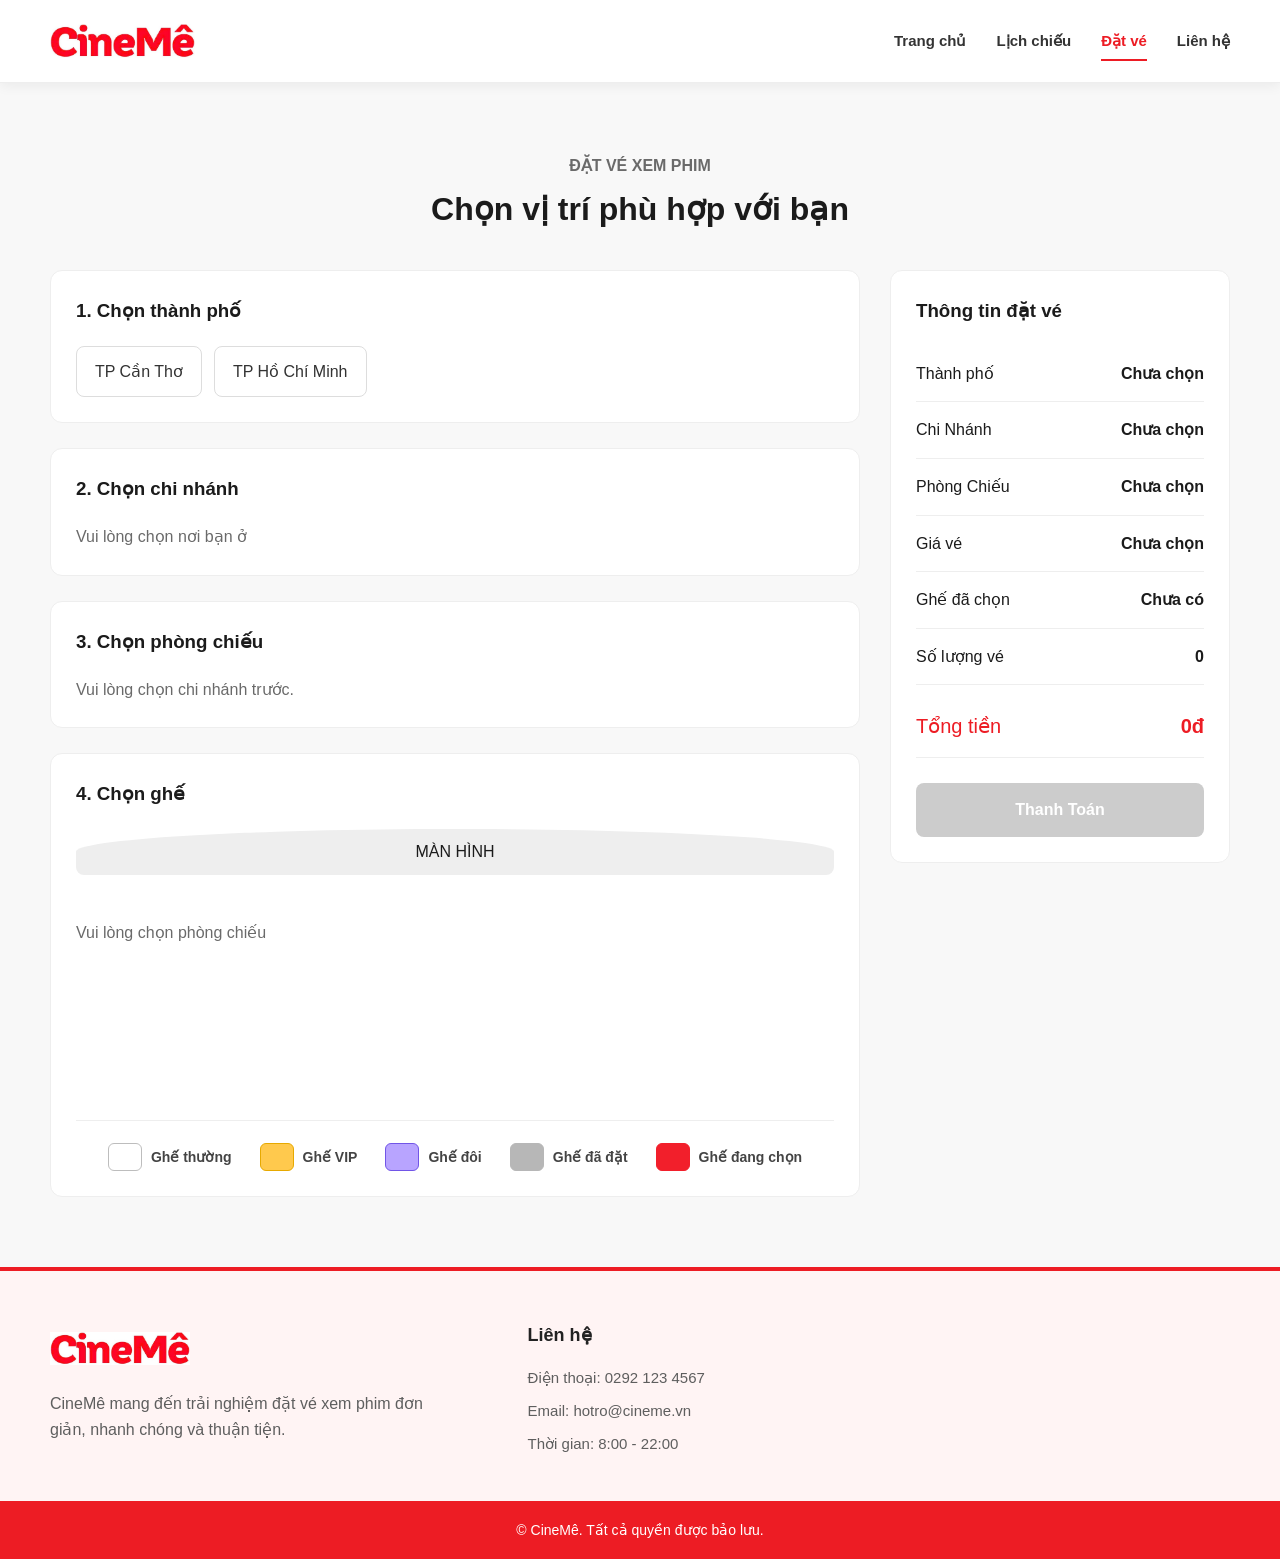
<file: cinemee/index.html>
<!doctype html>
<html lang="vi">
  <head>
    <meta charset="UTF-8" />

    <meta name="viewport" content="width=device-width, initial-scale=1.0" />

    <title>CineMê - Đặt vé xem phim</title>

    <link rel="stylesheet" href="css/styles(3).css" />

    <script src="js/script.js" defer></script>
  </head>

  <body>
    <!-- ==================== HEADER ==================== -->

    <header class="dauTrang">
      <div class="khungTrang noiDungDauTrang">
        <!-- Logo -->
        <a class="thuongHieu" href="index.html">
          <img
            class="anhBieuTuong"
            src="img/logoCineMe.jpg"
            alt="Logo CineMê"
          />
        </a>

        <!-- Thanh điều hướng -->
        <nav class="thanhDieuHuong">
          <ul class="danhSachDieuHuong">
            <li>
              <a class="lienKetDieuHuong" href="Home.html"> Trang chủ </a>
            </li>

            <li>
              <a class="lienKetDieuHuong" href="lich-chieu.html">
                Lịch chiếu
              </a>
            </li>

            <li>
              <a class="lienKetDieuHuong dangHoatDong" href="#khuVucDatGhe">
                Đặt vé
              </a>
            </li>

            <li>
              <a class="lienKetDieuHuong" href="#chanTrang"> Liên hệ </a>
            </li>
          </ul>
        </nav>

        <!-- Nút đặt vé -->
      </div>
    </header>

    <main class="noiDungChinh">
      <section
        class="khuVucDatGhe"
        id="khuVucDatGhe"
        aria-labelledby="tieuDeDatGhe"
      >
        <div class="khungTrang">
          <div class="tieuDeKhuVuc">
            <p class="nhanKhuVuc">Đặt vé xem phim</p>
            <h2>Chọn vị trí phù hợp với bạn</h2>
          </div>

          <div class="boCucDatVe">
            <!-- Phần chọn ghế -->
            <div class="cotChonGhe">
              <div class="khoiLuaChon">
                <h3>1. Chọn thành phố</h3>
                <div class="danhSachThanhPho" id="danhSachThanhPho"></div>
              </div>
              <div class="khoiLuaChon">
                <h3>2. Chọn chi nhánh</h3>
                <div class="danhSachChiNhanh" id="danhSachChiNhanh">
                  <p class="thongBao">Vui lòng chọn nơi bạn ở</p>
                  <!-- js -->
                </div>
              </div>
              <div class="khoiLuaChon">
                <h3>3. Chọn phòng chiếu</h3>
                <div class="danhSachPhongChieu" id="danhSachPhongChieu">
                  <p class="thongBao">Vui lòng chọn chi nhánh trước.</p>
                </div>
              </div>
              <!-- sơ đồ ghế -->
              <div class="khoiSoDoGhe">
                <h3>4. Chọn ghế</h3>

                <div class="manHinhChieu">Màn Hình</div>

                <div class="soDoGhe" id="soDoGhe">
                  <p class="thongBao">Vui lòng chọn phòng chiếu</p>
                </div>
                <div class="chu-thich-ghe">
                  <div class="muc-chu-thich">
                    <span class="mau-ghe ghe-thuong"></span>
                    <span>Ghế thường</span>
                  </div>

                  <div class="muc-chu-thich">
                    <span class="mau-ghe ghe-vip"></span>
                    <span>Ghế VIP</span>
                  </div>

                  <div class="muc-chu-thich">
                    <span class="mau-ghe ghe-doi"></span>
                    <span>Ghế đôi</span>
                  </div>

                  <div class="muc-chu-thich">
                    <span class="mau-ghe ghe-da-dat"></span>
                    <span>Ghế đã đặt</span>
                  </div>

                  <div class="muc-chu-thich">
                    <span class="mau-ghe ghe-dang-chon"></span>
                    <span>Ghế đang chọn</span>
                  </div>
                </div>
              </div>
            </div>
            <!-- Phần bên phải -->
            <aside class="cotThanhToan">
              <div class="hopThanhToan">
                <h3>Thông tin đặt vé</h3>
                <div class="dongThongTin">
                  <span>Thành phố</span>
                  <strong id="tenThanhPhoDaChon">Chưa chọn</strong>
                </div>
                <div class="dongThongTin">
                  <span>Chi Nhánh</span>
                  <strong id="tenChiNhanhDaChon">Chưa chọn</strong>
                </div>
                <div class="dongThongTin">
                  <span>Phòng Chiếu</span>
                  <strong id="tenPhongDaChon">Chưa chọn</strong>
                </div>
                <div class="dongThongTin">
                  <span>Giá vé</span>
                  <strong id="giaVeDaChon">Chưa chọn</strong>
                </div>
                <div class="dongThongTin">
                  <span>Ghế đã chọn</span>
                  <strong id="danhSachGheDaChon">Chưa có</strong>
                </div>
                <div class="dongThongTin">
                  <span>Số lượng vé</span>
                  <strong id="soLuongVe">0</strong>
                </div>
                <div class="dongTongTien">
                  <span>Tổng tiền</span>
                  <strong id="tongTien">0đ</strong>
                </div>

                <button
                  class="nutThanhToan"
                  id="nutThanhToan"
                  type="button"
                  disabled
                >
                  Thanh Toán
                </button>
              </div>
            </aside>
          </div>
        </div>
      </section>
    </main>

    <!-- ==================== FOOTER ==================== -->

    <footer class="chanTrang" id="chanTrang">
      <div class="khungTrang luoiChanTrang">
        <div class="cotChanTrang">
          <img
            class="anhBieuTuongChanTrang"
            src="img/logoCineMe.jpg"
            alt="Logo CineMê"
          />

          <p>
            CineMê mang đến trải nghiệm đặt vé xem phim đơn giản, nhanh chóng và
            thuận tiện.
          </p>
        </div>

        <div class="cotChanTrang">
          <h3>Liên hệ</h3>

          <ul class="danhSachChanTrang">
            <li>Điện thoại: 0292 123 4567</li>
            <li>Email: hotro@cineme.vn</li>
            <li>Thời gian: 8:00 - 22:00</li>
          </ul>
        </div>
      </div>

      <div class="banQuyen">
        <p>
          &copy;
          <span id="namHienTai"></span>
          CineMê. Tất cả quyền được bảo lưu.
        </p>
      </div>
    </footer>
  </body>
</html>
</file>
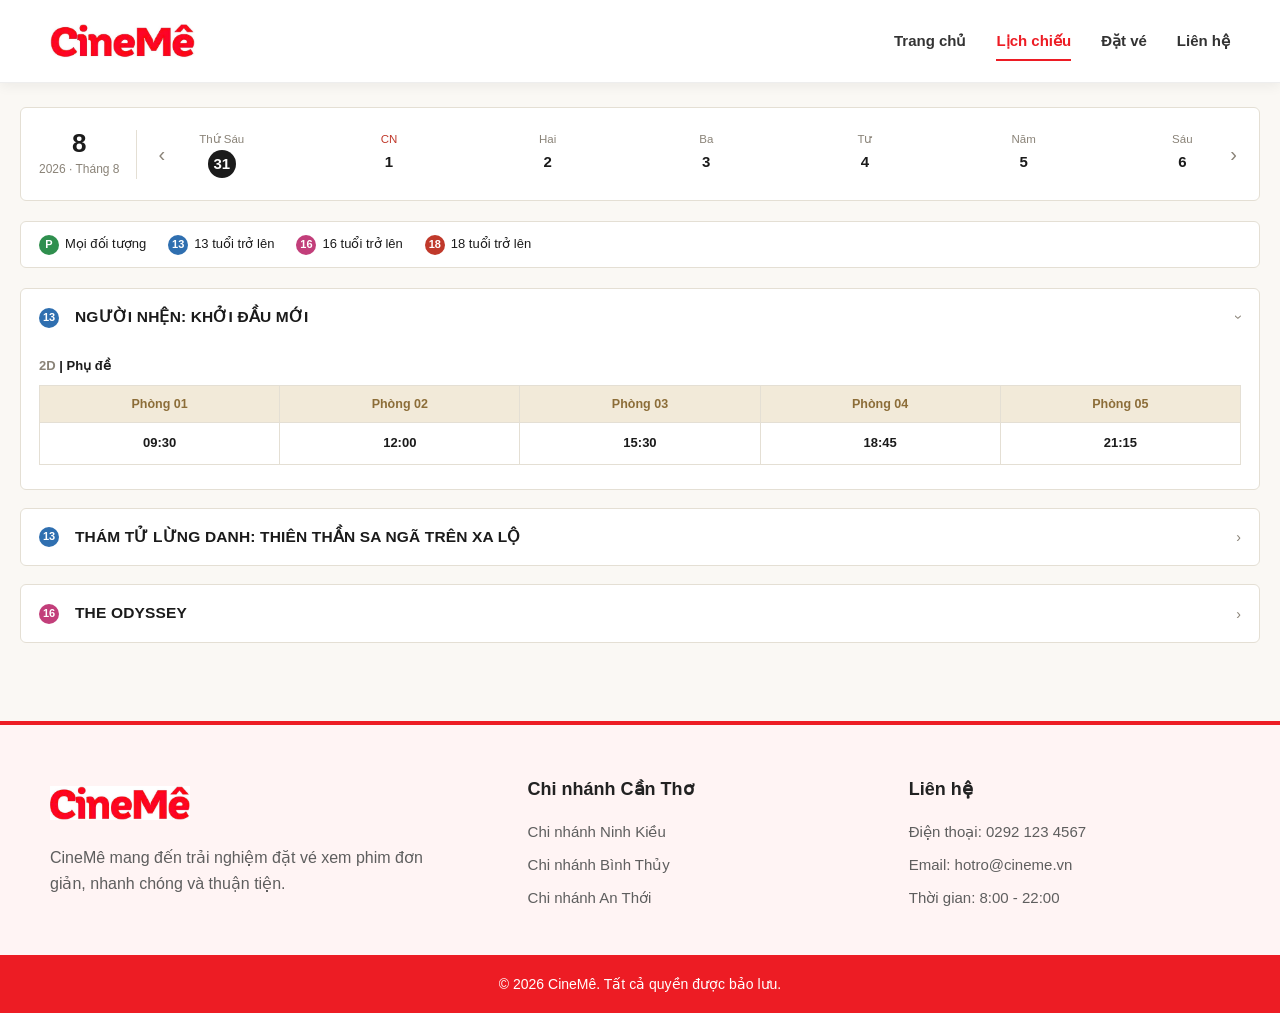
<file: cinemee/lich-chieu.html>
<!doctype html>
<html lang="vi">
  <head>
    <meta charset="UTF-8" />
    <meta name="viewport" content="width=device-width, initial-scale=1.0" />
    <title>Lịch chiếu phim | CineMê</title>
    <link rel="stylesheet" href="css/styles(3).css" />
    <script src="js/lichChieu.js" defer></script>
    <!-- <link rel="stylesheet" href="css/lich-chieu.css" /> -->
  </head>
  <body class="trangLichChieu">
    <!-- ==================== HEADER ==================== -->
    <header class="dauTrang">
      <div class="khungTrang noiDungDauTrang">
        <a class="thuongHieu" href="index.html">
          <img
            class="anhBieuTuong"
            src="img/logoCineMe.jpg"
            alt="Logo CineMê"
          />
        </a>

        <nav class="thanhDieuHuong" aria-label="Điều hướng chính">
          <ul class="danhSachDieuHuong">
            <li><a class="lienKetDieuHuong" href="Home.html">Trang chủ</a></li>

            <li>
              <a
                class="lienKetDieuHuong dangHoatDong"
                href="lich-chieu.html"
                aria-current="page"
                >Lịch chiếu
              </a>
            </li>
            <li>
              <a class="lienKetDieuHuong" href="index.html#khuVucDatGhe"
                >Đặt vé</a
              >
            </li>

            <li><a class="lienKetDieuHuong" href="#chanTrang">Liên hệ</a></li>
          </ul>
        </nav>
      </div>
    </header>

    <div class="content">
      <div class="main">
        <!-- Date strip -->
        <div class="date-strip">
          <div class="month-box">
            <div class="num">8</div>
            <div class="ym">2026 · Tháng 8</div>
          </div>
          <button class="date-nav">‹</button>
          <div class="date-scroll" id="dateScroll">
            <div class="date-item today" data-ngay="2026-07-31">
              <div class="dow">Thứ Sáu</div>
              <div class="dnum">31</div>
            </div>
            <div class="date-item sun" data-ngay="2026-08-01">
              <div class="dow">CN</div>
              <div class="dnum">1</div>
            </div>
            <div class="date-item" data-ngay="2026-08-02">
              <div class="dow">Hai</div>
              <div class="dnum">2</div>
            </div>
            <div class="date-item" data-ngay="2026-08-03">
              <div class="dow">Ba</div>
              <div class="dnum">3</div>
            </div>
            <div class="date-item" data-ngay="2026-08-04">
              <div class="dow">Tư</div>
              <div class="dnum">4</div>
            </div>
            <div class="date-item" data-ngay="2026-08-05">
              <div class="dow">Năm</div>
              <div class="dnum">5</div>
            </div>
            <div class="date-item" data-ngay="2026-08-06">
              <div class="dow">Sáu</div>
              <div class="dnum">6</div>
            </div>
          </div>
          <button class="date-nav">›</button>
        </div>

        <!-- Legend -->
        <div class="legend">
          <div><span class="badge b-p">P</span>Mọi đối tượng</div>
          <div><span class="badge b-13">13</span>13 tuổi trở lên</div>
          <div><span class="badge b-16">16</span>16 tuổi trở lên</div>
          <div><span class="badge b-18">18</span>18 tuổi trở lên</div>
        </div>

        <div id="danhSachPhim"></div>
      </div>
    </div>
    <!-- /.content -->

    <!-- ==================== FOOTER ==================== -->
    <footer class="chanTrang" id="chanTrang">
      <div class="khungTrang luoiChanTrang">
        <div class="cotChanTrang">
          <img
            class="anhBieuTuongChanTrang"
            src="anhBieuTuong.jpg"
            alt="Logo CineMê"
          />
          <p>
            CineMê mang đến trải nghiệm đặt vé xem phim đơn giản, nhanh chóng và
            thuận tiện.
          </p>
        </div>

        <div class="cotChanTrang">
          <h3>Chi nhánh Cần Thơ</h3>
          <ul class="danhSachChanTrang">
            <li>Chi nhánh Ninh Kiều</li>
            <li>Chi nhánh Bình Thủy</li>
            <li>Chi nhánh An Thới</li>
          </ul>
        </div>

        <div class="cotChanTrang">
          <h3>Liên hệ</h3>
          <ul class="danhSachChanTrang">
            <li>Điện thoại: 0292 123 4567</li>
            <li>Email: hotro@cineme.vn</li>
            <li>Thời gian: 8:00 - 22:00</li>
          </ul>
        </div>
      </div>

      <div class="banQuyen">
        <p>
          &copy; <span id="namHienTai"></span> CineMê. Tất cả quyền được bảo
          lưu.
        </p>
      </div>
    </footer>
  </body>
</html>
</file>
<file: cinemee/css/styles(3).css>
:root {
    --ink: #1b1b1b;
    --paper: #faf8f4;
    --gold: #b08d4f;
    --gold-dark: #8c6d38;
    --line: #e4dfd4;
    --muted: #8a8378;
    --p: #2f8f4e;
    --c13: #2f6fb0;
    --c16: #c23e7a;
    --c18: #c0392b;
    --panel: #ffffff;
    --cineme-red: #ed1c24;
    --cineme-red-hover: #c91018;
}

/* ==================== THIẾT LẬP CHUNG ==================== */

* {
    box-sizing: border-box;
    margin: 0;
    padding: 0;
}

html {
    scroll-behavior: smooth;
}

body {
    background-color: var(--paper);
    color: var(--ink);

    font-family:
        "Segoe UI",
        "Noto Sans",
        Roboto,
        "Helvetica Neue",
        Arial,
        sans-serif;

    line-height: 1.6;
}

button,
a {
    font: inherit;
}

a {
    color: inherit;
    text-decoration: none;
}

ul {
    list-style: none;
}

.khungTrang {
    width: min(1180px, calc(100% - 40px));
    margin: 0 auto;
}


/* ==================================================
   TRANG CHỦ (được gộp từ Home.css)
================================================== */

/* ================= HERO SLIDER (poster tự động chuyển như CGV / Lotte) ================= */
.heroSlider {
    position: relative;
    width: min(1180px, calc(100% - 40px));
    margin: 24px auto 0;
    aspect-ratio: 21 / 8;
    overflow: hidden;
    border-radius: 12px;
    background-color: #000;
    box-shadow: 0 8px 24px rgba(0,0,0,.15);
}

.heroSlider__track {
    display: flex;
    width: 100%;
    height: 100%;
    transition: transform 0.6s ease-in-out;
}

.heroSlide {
    position: relative;
    flex: 0 0 100%;
    width: 100%;
    height: 100%;
}

.heroSlide__img {
    width: 100%;
    height: 100%;
    display: block;
    object-fit: cover;
    object-position: center 20%;
}

.heroSlide__caption {
    position: absolute;
    left: 0;
    right: 0;
    bottom: 0;
    padding: 40px 50px 30px;
    background: linear-gradient(to top, rgba(0,0,0,.85), rgba(0,0,0,0));
    display: flex;
    align-items: center;
    justify-content: space-between;
    gap: 20px;
    flex-wrap: wrap;
}

.heroSlide__caption h3 {
    margin: 0;
    color: #fff;
    font-size: 26px;
    font-weight: 800;
    text-transform: uppercase;
    letter-spacing: .01em;
    max-width: 75%;
}

/* Mũi tên điều hướng trái / phải */
.heroSlider__arrow {
    position: absolute;
    top: 50%;
    transform: translateY(-50%);
    width: 44px;
    height: 44px;
    border: 0;
    border-radius: 50%;
    background: rgba(0,0,0,.45);
    color: #fff;
    font-size: 18px;
    cursor: pointer;
    display: flex;
    align-items: center;
    justify-content: center;
    z-index: 6;
    transition: background-color .25s ease, transform .25s ease;
}
.heroSlider__arrow:hover {
    background: var(--cineme-red);
    transform: translateY(-50%) scale(1.08);
}
.heroSlider__arrow--prev { left: 16px; }
.heroSlider__arrow--next { right: 16px; }

/* Chấm điều hướng (dots) */
.heroSlider__dots {
    position: absolute;
    left: 0;
    right: 0;
    bottom: 12px;
    display: flex;
    justify-content: center;
    gap: 8px;
    z-index: 6;
}

.heroSlider__dot {
    width: 10px;
    height: 10px;
    border-radius: 50%;
    border: 0;
    background: rgba(255,255,255,.5);
    cursor: pointer;
    padding: 0;
    transition: background-color .25s ease, transform .25s ease, width .25s ease;
}
.heroSlider__dot.is-active {
    background: var(--cineme-red);
    width: 24px;
    border-radius: 6px;
}

@media (max-width: 850px) {
    .heroSlider { aspect-ratio: 16 / 12; border-radius: 8px; }
    .heroSlide__caption { padding: 24px 20px 20px; }
    .heroSlide__caption h3 { font-size: 18px; max-width: 100%; }
    .heroSlider__arrow { width: 36px; height: 36px; font-size: 14px; }
}

/* ================= MAIN CONTENT ================= */
.container {
    width: min(1180px, calc(100% - 40px));
    margin: 40px auto 60px;
}

.movie-section {
    margin-bottom: 50px;
}

.section-header {
    margin-bottom: 24px;
}

.section-title {
    font-size: 22px;
    font-weight: 800;
    color: var(--ink);
    text-transform: uppercase;
    letter-spacing: 0.02em;
    border-left: 5px solid var(--cineme-red);
    padding-left: 14px;
    line-height: 1.2;
}

/* MOVIE GRID - Đã áp dụng width: fit-content để fix lỗi lệch */
.movie-grid {
    display: flex;
    flex-wrap: nowrap;
    gap: 24px;
    overflow-x: auto;
    padding-bottom: 20px;
    scroll-behavior: smooth;
    align-items: stretch;

    width: fit-content;
    max-width: 100%;
    margin: 0 auto;
}

.movie-grid::-webkit-scrollbar {
    height: 6px;
}
.movie-grid::-webkit-scrollbar-track {
    background: var(--line);
    border-radius: 4px;
}
.movie-grid::-webkit-scrollbar-thumb {
    background: var(--muted);
    border-radius: 4px;
}
.movie-grid::-webkit-scrollbar-thumb:hover {
    background: var(--cineme-red);
}

/* MOVIE CARD */
.movie-card {
    flex: 0 0 250px;
    background: var(--panel);
    border: 1px solid var(--line);
    border-radius: 8px;
    overflow: hidden;
    display: flex;
    flex-direction: column;
    justify-content: space-between;
}

.poster-wrapper {
    position: relative;
    width: 100%;
    height: 360px;
    background-color: #000;
    overflow: hidden;
}

.movie-poster {
    width: 100%;
    height: 100%;
    display: block;
    object-fit: cover;
    object-position: center;
    transition: transform 0.4s ease;
}

/* AGE BADGES */
.age-badge {
    position: absolute;
    top: 12px;
    left: 12px;
    width: 30px;
    height: 30px;
    border-radius: 50%;
    display: inline-flex;
    align-items: center;
    justify-content: center;
    color: #fff;
    font-weight: 800;
    font-size: 12px;
    z-index: 5;
    box-shadow: 0 2px 6px rgba(0,0,0,0.3);
}

.badge-t18 { background-color: var(--c18); }
.badge-t16 { background-color: var(--c16); }
.badge-t13 { background-color: var(--c13); }
.badge-p { background-color: var(--p); }

.poster-overlay {
    position: absolute;
    top: 0;
    left: 0;
    width: 100%;
    height: 100%;
    background-color: rgba(27, 27, 27, 0.75);
    display: flex;
    justify-content: center;
    align-items: center;
    opacity: 0;
    transition: opacity 0.3s;
    z-index: 2;
}

.movie-card:hover .poster-overlay {
    opacity: 1;
}

.movie-card:hover .movie-poster {
    transform: scale(1.08);
}

/* BUTTONS */
.btn-book, .btn-trailer {
    min-width: 132px;
    padding: 12px 20px;
    color: #fff;
    border: 0;
    border-radius: 8px;
    font-weight: 700;
    cursor: pointer;
    transition: background-color .25s ease, transform .25s ease, box-shadow .25s ease;
    font-family: inherit;
    font-size: 14px;
}

.btn-book {
    background: var(--cineme-red);
}
.btn-book:hover {
    background: var(--cineme-red-hover);
    box-shadow: 0 5px 15px rgba(237,28,36,.3);
    transform: translateY(-2px);
}

.btn-trailer {
    background: var(--c13);
}
.btn-trailer:hover {
    background: #1c5285;
    box-shadow: 0 5px 15px rgba(47,111,176,.3);
    transform: translateY(-2px);
}

.movie-name {
    margin: 0;
    padding: 16px 12px;
    font-size: 14px;
    font-weight: 800;
    color: var(--ink);
    text-align: center;
    text-transform: uppercase;
    letter-spacing: 0.01em;
    display: flex;
    align-items: center;
    justify-content: center;
    flex: 1;
    min-height: 68px;
}

/* ==================== HEADER ==================== */

.dauTrang {
    position: sticky;
    top: 0;
    z-index: 1000;

    background-color: #ffffff;
    border-bottom: 1px solid #eeeeee;
    box-shadow: 0 3px 12px rgba(0, 0, 0, 0.06);
}

.noiDungDauTrang {
    display: flex;
    align-items: center;
    justify-content: space-between;
    min-height: 82px;
    gap: 30px;
}

.thuongHieu {
    display: flex;
    align-items: center;
    flex-shrink: 0;
}

.anhBieuTuong {
    display: block;
    width: 145px;
    height: 58px;
    object-fit: contain;
}

.danhSachDieuHuong {
    display: flex;
    align-items: center;
    gap: 30px;
}

.lienKetDieuHuong {
    position: relative;
    display: block;
    padding: 28px 0;

    color: #333333;
    font-size: 15px;
    font-weight: 600;

    transition:
        color 0.25s ease,
        transform 0.25s ease;
}

.lienKetDieuHuong:hover {
    color: #ed1c24;
    transform: translateY(-2px);
}

.lienKetDieuHuong::after {
    content: "";

    position: absolute;
    right: 0;
    bottom: 20px;
    left: 0;

    width: 0;
    height: 2px;
    margin: auto;

    background-color: #ed1c24;

    transition: width 0.25s ease;
}

.lienKetDieuHuong:hover::after {
    width: 100%;
}

/* ==================== NỘI DUNG CHÍNH ==================== */

.noiDungChinh {
    min-height: 700px;
}

.khuVucGioiThieu {
    display: flex;
    align-items: center;
    min-height: 350px;

    background:
        linear-gradient(
            90deg,
            rgba(255, 239, 239, 0.95),
            rgba(255, 255, 255, 0.95)
        );
}

.khuVucGioiThieu h1 {
    max-width: 720px;
    margin-bottom: 15px;

    color: #232323;
    font-size: clamp(32px, 5vw, 54px);
    line-height: 1.15;
}

.khuVucGioiThieu p {
    max-width: 650px;
    color: #656565;
    font-size: 17px;
}

.khuVucGioiThieu .nhanGioiThieu {
    margin-bottom: 10px;
    color: #ed1c24;
    font-size: 15px;
    font-weight: 700;
    text-transform: uppercase;
}

.khuVucDatGhe {
    min-height: 500px;
    padding: 80px 0;

    background-color: #fafafa;
    text-align: center;
}

.khuVucDatGhe h2 {
    margin-bottom: 12px;
    font-size: 32px;
}

.khuVucDatGhe p {
    color: #6a6a6a;
}
/* ==============================
   CHÚ THÍCH CÁC LOẠI GHẾ
============================== */

.chu-thich-ghe {
    margin-top: 30px;
    padding-top: 22px;

    display: flex;
    align-items: center;
    justify-content: center;
    flex-wrap: wrap;
    gap: 18px 28px;

    border-top: 1px solid #eeeeee;
}

.muc-chu-thich {
    display: flex;
    align-items: center;
    gap: 9px;

    color: #444444;
    font-size: 14px;
    font-weight: 600;
}

.mau-ghe {
    width: 34px;
    height: 28px;

    display: inline-block;

    border-radius: 6px;
    border: 1px solid #bbbbbb;
}

/* Ghế thường */
.mau-ghe.ghe-thuong {
    background-color: #ffffff;
    border-color: #bdbdbd;
}

/* Ghế VIP */
.mau-ghe.ghe-vip {
    background-color: #ffc94d;
    border-color: #e7a900;
}

/* Ghế đôi */
.mau-ghe.ghe-doi {
    background-color: #b8a4ff;
    border-color: #7155e7;
}

/* Ghế đã đặt */
.mau-ghe.ghe-da-dat {
    background-color: #b7b7b7;
    border-color: #b7b7b7;
}

/* Ghế đang được chọn */
.mau-ghe.ghe-dang-chon {
    background-color: #f21f2b;
    border-color: #f21f2b;
}

/* ==================== FOOTER ==================== */

.chanTrang {
    background-color: #fff4f4;
    border-top: 4px solid #ed1c24;
}

.luoiChanTrang {
    display: grid;
    grid-template-columns: 1.3fr 1fr 1fr;
    gap: 60px;
    padding-top: 50px;
    padding-bottom: 45px;
}

.anhBieuTuongChanTrang {
    display: block;
    width: 140px;
    height: 55px;
    margin-bottom: 15px;
    object-fit: contain;
}

.cotChanTrang h3 {
    margin-bottom: 16px;
    color: #222222;
    font-size: 18px;
}

.cotChanTrang p {
    max-width: 390px;
    color: #5e5e5e;
}

.danhSachChanTrang {
    display: flex;
    flex-direction: column;
    gap: 9px;

    color: #5e5e5e;
    font-size: 15px;
}

.banQuyen {
    padding: 18px 20px;

    background-color: #ed1c24;
    color: #ffffff;

    text-align: center;
    font-size: 14px;
}


/* ==================== RESPONSIVE ==================== */
@media (max-width: 850px) {
    .noiDungDauTrang {
        flex-wrap: nowrap;
        justify-content: space-between;
        min-height: 76px;
        padding: 0;
        gap: 18px;
    }

    .thanhDieuHuong {
        order: initial;
        width: auto;
        overflow: visible;
    }

    .danhSachDieuHuong {
        justify-content: center;
        min-width: 0;
        gap: 18px;
    }

    .lienKetDieuHuong {
        padding: 25px 0;
        font-size: 14px;
    }

    .lienKetDieuHuong::after {
        bottom: 17px;
    }

    .anhBieuTuong {
        width: 135px;
    }

    .nutDatVeNgay {
        min-width: 115px;
        padding: 11px 15px;
    }

    .luoiChanTrang {
        grid-template-columns: 1fr 1fr;
    }
}

@media (max-width: 600px) {
    .khungTrang {
        width: min(100% - 28px, 1180px);
    }

    .noiDungDauTrang {
        justify-content: space-between;
    }

    .anhBieuTuong {
        width: 115px;
    }

    .nutDatVeNgay {
        min-width: auto;
        padding: 10px 14px;
        font-size: 14px;
    }

    .danhSachDieuHuong {
        justify-content: flex-start;
        gap: 22px;
    }

    .khuVucGioiThieu {
        min-height: 300px;
    }

    .luoiChanTrang {
        grid-template-columns: 1fr;
        gap: 32px;
    }
}
.khuVucDatGhe {
    padding: 70px 0;
    background-color: #f8f8f8;
    text-align: left;
}

.tieuDeKhuVuc {
    margin-bottom: 35px;
    text-align: center;
}

.nhanKhuVuc {
    margin-bottom: 5px;
    color: #ed1c24;
    font-weight: 700;
    text-transform: uppercase;
}

.boCucDatVe {
    display: grid;
    grid-template-columns: minmax(0, 1fr) 340px;
    align-items: start;
    gap: 30px;
}

.cotChonGhe {
    display: flex;
    flex-direction: column;
    gap: 25px;
}

.khoiLuaChon,
.khoiSoDoGhe,
.hopThanhToan {
    padding: 25px;
    background-color: #ffffff;
    border: 1px solid #eeeeee;
    border-radius: 12px;
}

.khoiLuaChon h3,
.khoiSoDoGhe h3,
.hopThanhToan h3 {
    margin-bottom: 20px;
}
.danhSachThanhPho,
.danhSachChiNhanh,
.danhSachPhongChieu {
    display: flex;
    flex-wrap: wrap;
    gap: 12px;
}
.nutThanhPho,
.nutChiNhanh,
.nutPhongChieu {
    padding: 12px 18px;
    background-color: #ffffff;
    color: #333333;
    border: 1px solid #dddddd;
    border-radius: 8px;
    cursor: pointer;
}
.nutThanhPho:hover,
.nutChiNhanh:hover,
.nutPhongChieu:hover {
    color: #ed1c24;
    border-color: #ed1c24;
}
.nutThanhPho.dangChon,
.nutChiNhanh.dangChon,
.nutPhongChieu.dangChon {
    background-color: #ed1c24;
    color: #ffffff;
    border-color: #ed1c24;
}

.manHinhChieu {
    margin-bottom: 35px;
    padding: 10px;
    background-color: #eeeeee;
    border-radius: 50% 50% 8px 8px;
    text-align: center;
    text-transform: uppercase;
}

.soDoGhe {
    min-height: 180px;
}

.thongBaoHuongDan {
    color: #777777;
}

.cotThanhToan {
    position: sticky;
    top: 110px;
}

.dongThongTin,
.dongTongTien {
    display: flex;
    justify-content: space-between;
    gap: 20px;
    padding: 15px 0;
    border-bottom: 1px solid #eeeeee;
}

.dongThongTin strong {
    text-align: right;
}

.dongTongTien {
    margin-top: 10px;
    color: #ed1c24;
    font-size: 20px;
}

.nutThanhToan {
    width: 100%;
    margin-top: 25px;
    padding: 14px;

    background-color: #ed1c24;
    color: #ffffff;

    border: none;
    border-radius: 8px;

    font-weight: 700;
    cursor: pointer;
}

.nutThanhToan:disabled {
    background-color: #cccccc;
    cursor: not-allowed;
}

@media (max-width: 900px) {
    .boCucDatVe {
        grid-template-columns: 1fr;
    }

    .cotThanhToan {
        position: static;
    }
}

.nutPhongChieu {
    display: flex;
    flex-direction: column;
    align-items: flex-start;
    gap: 5px;

    min-width: 190px;
    padding: 14px 18px;

    background-color: #ffffff;
    color: #333333;

    border: 1px solid #dddddd;
    border-radius: 8px;

    cursor: pointer;
    text-align: left;
}

.tenPhong {
    display: block;
    font-size: 16px;
}

.thongTinPhong {
    display: block;
    color: #777777;
    font-size: 14px;
}

.nutPhongChieu.dangChon .thongTinPhong {
    color: #ffffff;
}

/* css sơ đồ ghế */

.soDoGhe {
    min-height: 180px;
    overflow-x: auto;
    padding: 10px 0 20px;
}

.hangGhe {
    display: flex;
    align-items: center;
    justify-content: center;
    gap: 12px;

    min-width: max-content;
    margin-bottom: 10px;
}

.nhanHangGhe {
    width: 26px;
    flex-shrink: 0;

    font-weight: 700;
    text-align: center;
}

.dayGhe {
    display: flex;
    align-items: center;
    gap: 8px;
}

.nutGhe {
    flex: 0 0 42px;

    width: 42px;
    height: 36px;
    padding: 0;

    background-color: #ffffff;
    color: #333333;

    border: 1px solid #bbbbbb;
    border-radius: 6px;

    font-size: 13px;
    font-weight: 600;
    cursor: pointer;
}

/* Ghế Standard */
.nutGhe.gheStandard {
    background-color: #ffffff;
    color: #333333;
    border-color: #bbbbbb;
}

/* Ghế VIP */
.nutGhe.gheVip {
    background-color: #ffd166;
    color: #493500;
    border-color: #d89b00;
}

/* Ghế đôi */
.nutGhe.gheDoi {
    background-color: #c9b8ff;
    color: #2d1d61;
    border-color: #7657d5;
}

.nutGhe:hover:not(:disabled) {
    color: #ed1c24;
    border-color: #ed1c24;
}

.nutGhe.dangChon {
    background-color: #ed1c24;
    color: #ffffff;
    border-color: #ed1c24;
}

.nutGhe.daDat {
    background-color: #bdbdbd;
    color: #ffffff;
    border-color: #bdbdbd;
    cursor: not-allowed;
}

/* ==================== TRẠNG THÁI TRANG HIỆN TẠI ==================== */

.lienKetDieuHuong.dangHoatDong {
    color: #ed1c24;
}

.lienKetDieuHuong.dangHoatDong::after {
    width: 100%;
}

/* ==================================================
   TRANG LỊCH CHIẾU
   Thêm class trangLichChieu vào thẻ body của lich-chieu.html
================================================== */

.trangLichChieu {
    --mauChuLichChieu: #1b1b1b;
    --mauNenLichChieu: #faf8f4;
    --mauVang: #b08d4f;
    --mauVangDam: #8c6d38;
    --mauDuongVien: #e4dfd4;
    --mauChuPhu: #8a8378;
    --mauMoiDoiTuong: #2f8f4e;
    --mauTuoi13: #2f6fb0;
    --mauTuoi16: #c23e7a;
    --mauTuoi18: #c0392b;
    --mauBang: #ffffff;

    background-color: var(--mauNenLichChieu);
    color: var(--mauChuLichChieu);
}

/* ==================== BỐ CỤC LỊCH CHIẾU ==================== */

.trangLichChieu .content {
    display: flex;
    gap: 24px;

    width: min(1280px, calc(100% - 40px));
    margin: 0 auto;
    padding: 24px 0 60px;
}

.trangLichChieu .main {
    flex: 1;
    min-width: 0;
}

/* ==================== THANH CHỌN NGÀY ==================== */

.trangLichChieu .date-strip {
    display: flex;
    align-items: center;
    gap: 18px;

    margin-bottom: 20px;
    padding: 16px 18px;

    background-color: var(--mauBang);
    border: 1px solid var(--mauDuongVien);
    border-radius: 6px;
}

.trangLichChieu .month-box {
    min-width: 70px;
    padding-right: 16px;

    border-right: 1px solid var(--mauDuongVien);
    text-align: center;
}

.trangLichChieu .month-box .num {
    font-size: 26px;
    font-weight: 800;
    line-height: 1;
}

.trangLichChieu .month-box .ym {
    margin-top: 4px;
    color: var(--mauChuPhu);
    font-size: 12px;
}

.trangLichChieu .date-scroll {
    display: flex;
    flex: 1;
    justify-content: space-between;
    gap: 6px;
}

.trangLichChieu .date-nav {
    padding: 0 4px;
    background: none;
    color: var(--mauChuPhu);
    border: none;
    font-size: 20px;
    cursor: pointer;
}

.trangLichChieu .date-item {
    min-width: 52px;
    padding: 6px 12px;
    border-radius: 20px;
    text-align: center;
    cursor: pointer;
}

.trangLichChieu .date-item .dow {
    color: var(--mauChuPhu);
    font-size: 11.5px;
}

.trangLichChieu .date-item .dnum {
    margin-top: 2px;
    font-size: 15px;
    font-weight: 700;
}

.trangLichChieu .date-item.today .dnum {
    display: flex;
    align-items: center;
    justify-content: center;

    width: 28px;
    height: 28px;
    margin: 2px auto 0;

    background-color: var(--mauChuLichChieu);
    color: #ffffff;
    border-radius: 50%;
}

.trangLichChieu .date-item.sun .dow {
    color: var(--mauTuoi18);
}

/* ==================== CHÚ THÍCH ĐỘ TUỔI ==================== */

.trangLichChieu .legend {
    display: flex;
    flex-wrap: wrap;
    align-items: center;
    gap: 22px;

    margin-bottom: 20px;
    padding: 12px 18px;

    background-color: var(--mauBang);
    border: 1px solid var(--mauDuongVien);
    border-radius: 6px;
    font-size: 13px;
}

.trangLichChieu .badge {
    display: inline-flex;
    align-items: center;
    justify-content: center;

    width: 20px;
    height: 20px;
    margin-right: 6px;

    color: #ffffff;
    border-radius: 50%;
    font-size: 11px;
    font-weight: 800;
}

.trangLichChieu .b-p {
    background-color: var(--mauMoiDoiTuong);
}

.trangLichChieu .b-13 {
    background-color: var(--mauTuoi13);
}

.trangLichChieu .b-16 {
    background-color: var(--mauTuoi16);
}

.trangLichChieu .b-18 {
    background-color: var(--mauTuoi18);
}

/* ==================== KHỐI PHIM ==================== */

.trangLichChieu .movie {
    margin-bottom: 18px;
    background-color: var(--mauBang);
    border: 1px solid var(--mauDuongVien);
    border-radius: 6px;
    overflow: hidden;
}

.trangLichChieu .movie-head {
    display: flex;
    align-items: center;
    gap: 10px;
    padding: 16px 18px;
    cursor: pointer;
}

.trangLichChieu .movie-head:hover {
    background-color: #faf6ec;
}

.trangLichChieu .movie-title {
    flex: 1;
    font-size: 15.5px;
    font-weight: 800;
    letter-spacing: 0.01em;
}

.trangLichChieu .chev {
    color: var(--mauChuPhu);
    font-size: 14px;
    transition: transform 0.2s;
}

.trangLichChieu .movie.open .chev {
    transform: rotate(90deg);
}

.trangLichChieu .movie-body {
    display: none;
    padding: 0 18px 18px;
}

.trangLichChieu .movie.open .movie-body {
    display: block;
}

.trangLichChieu .format-row {
    margin: 10px 0 8px;
    color: var(--mauChuPhu);
    font-size: 13px;
    font-weight: 600;
}

.trangLichChieu .format-row b {
    color: var(--mauChuLichChieu);
}

/* ==================== BẢNG SUẤT CHIẾU ==================== */

.trangLichChieu table.showtimes {
    width: 100%;
    margin-bottom: 6px;
    border-collapse: collapse;
}

.trangLichChieu table.showtimes th {
    padding: 8px 4px;
    background-color: #f2ead9;
    color: var(--mauVangDam);
    border: 1px solid var(--mauDuongVien);
    font-size: 12.5px;
    font-weight: 700;
}

.trangLichChieu table.showtimes td {
    padding: 10px 4px;
    border: 1px solid var(--mauDuongVien);
    text-align: center;
    font-size: 13px;
}

.trangLichChieu .time-cell {
    padding: 12px 4px;
    font-size: 14.5px;
    font-weight: 800;
    cursor: pointer;
    transition:
        background-color 0.2s ease,
        color 0.2s ease;
}

.trangLichChieu .time-cell:hover {
    background-color: #ed1c24;
    color: #ffffff;
}

/* ==================== RESPONSIVE LỊCH CHIẾU ==================== */

@media (max-width: 900px) {
    .trangLichChieu .content {
        flex-direction: column;
    }

    .trangLichChieu .date-strip {
        overflow-x: auto;
    }

    .trangLichChieu .date-scroll {
        min-width: 600px;
    }
}

@media (max-width: 650px) {
    .trangLichChieu .content {
        width: min(100% - 28px, 1280px);
        padding-top: 18px;
    }

    .trangLichChieu .date-strip {
        gap: 10px;
        padding: 12px;
    }

    .trangLichChieu .month-box {
        min-width: 62px;
        padding-right: 10px;
    }

    .trangLichChieu .movie-title {
        font-size: 14px;
    }

    .trangLichChieu .movie-body {
        padding-right: 10px;
        padding-left: 10px;
        overflow-x: auto;
    }

    .trangLichChieu table.showtimes {
        min-width: 560px;
    }
}
</file>
